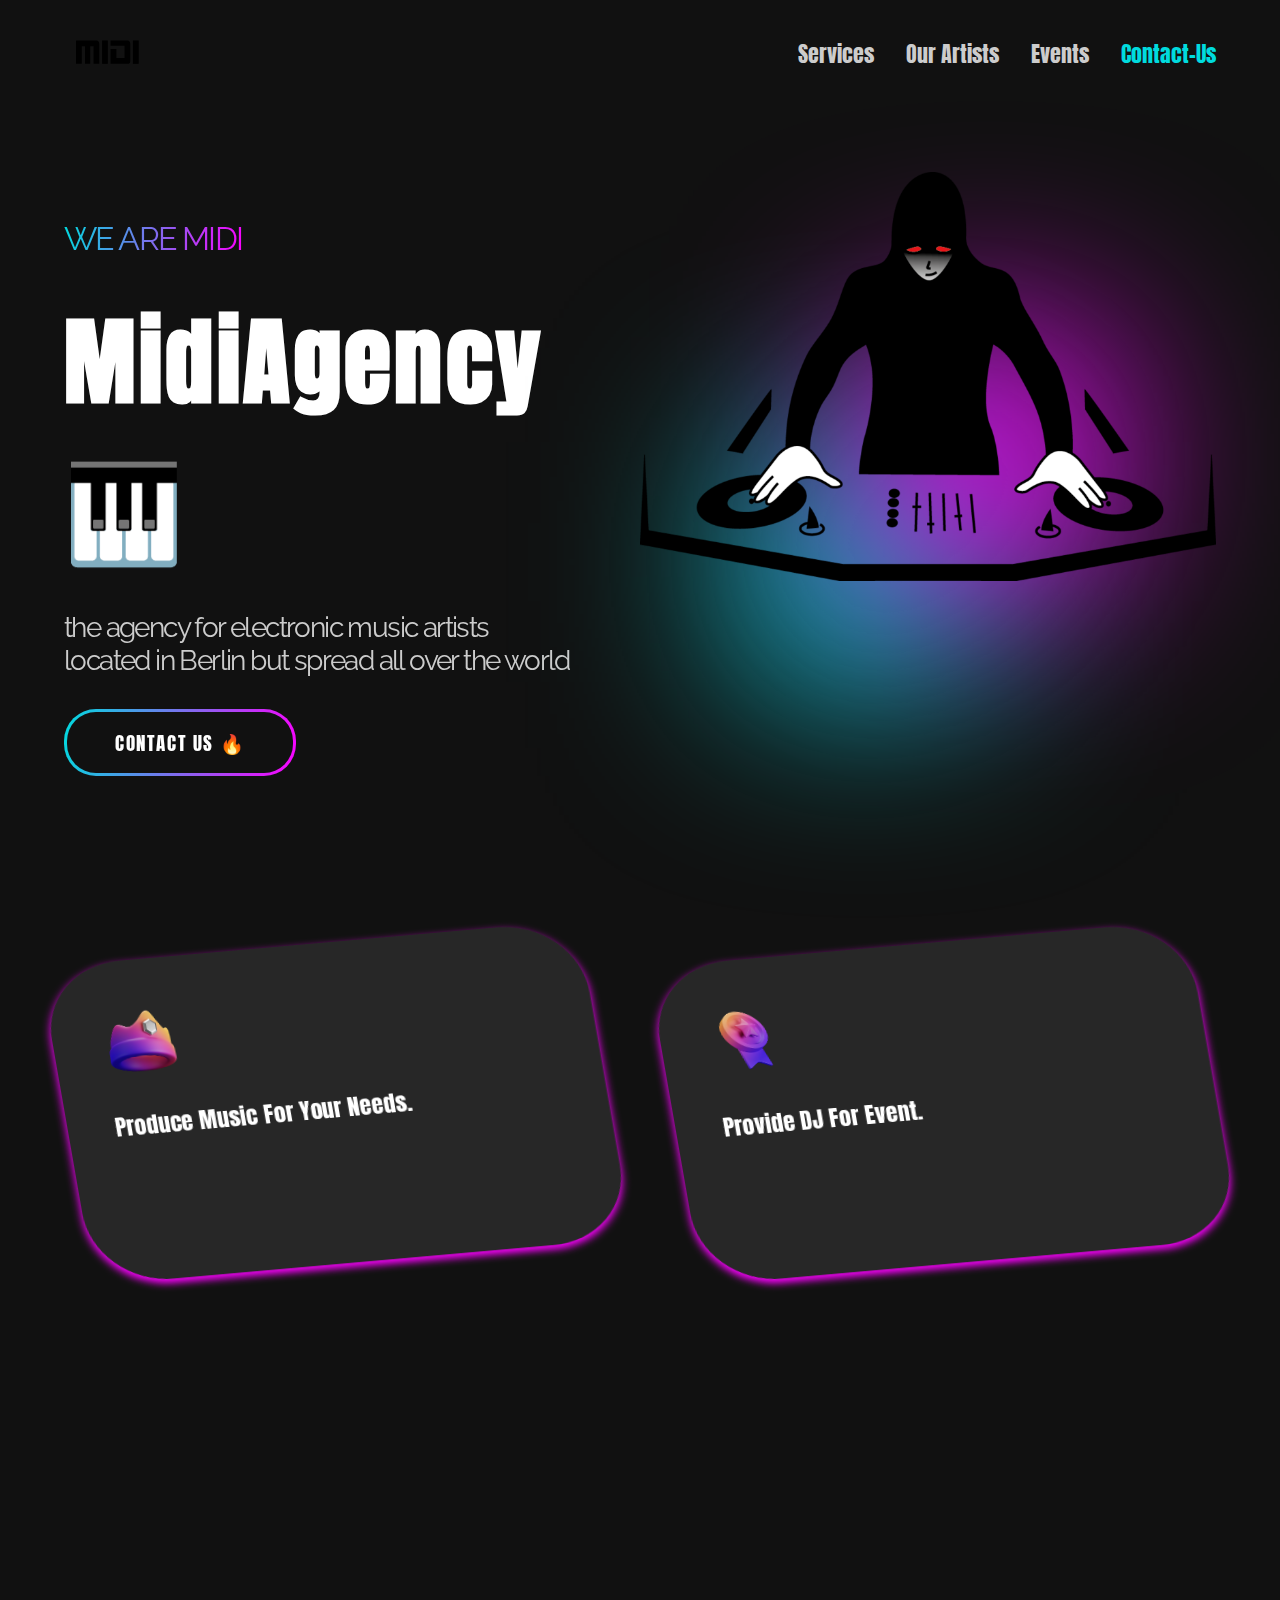
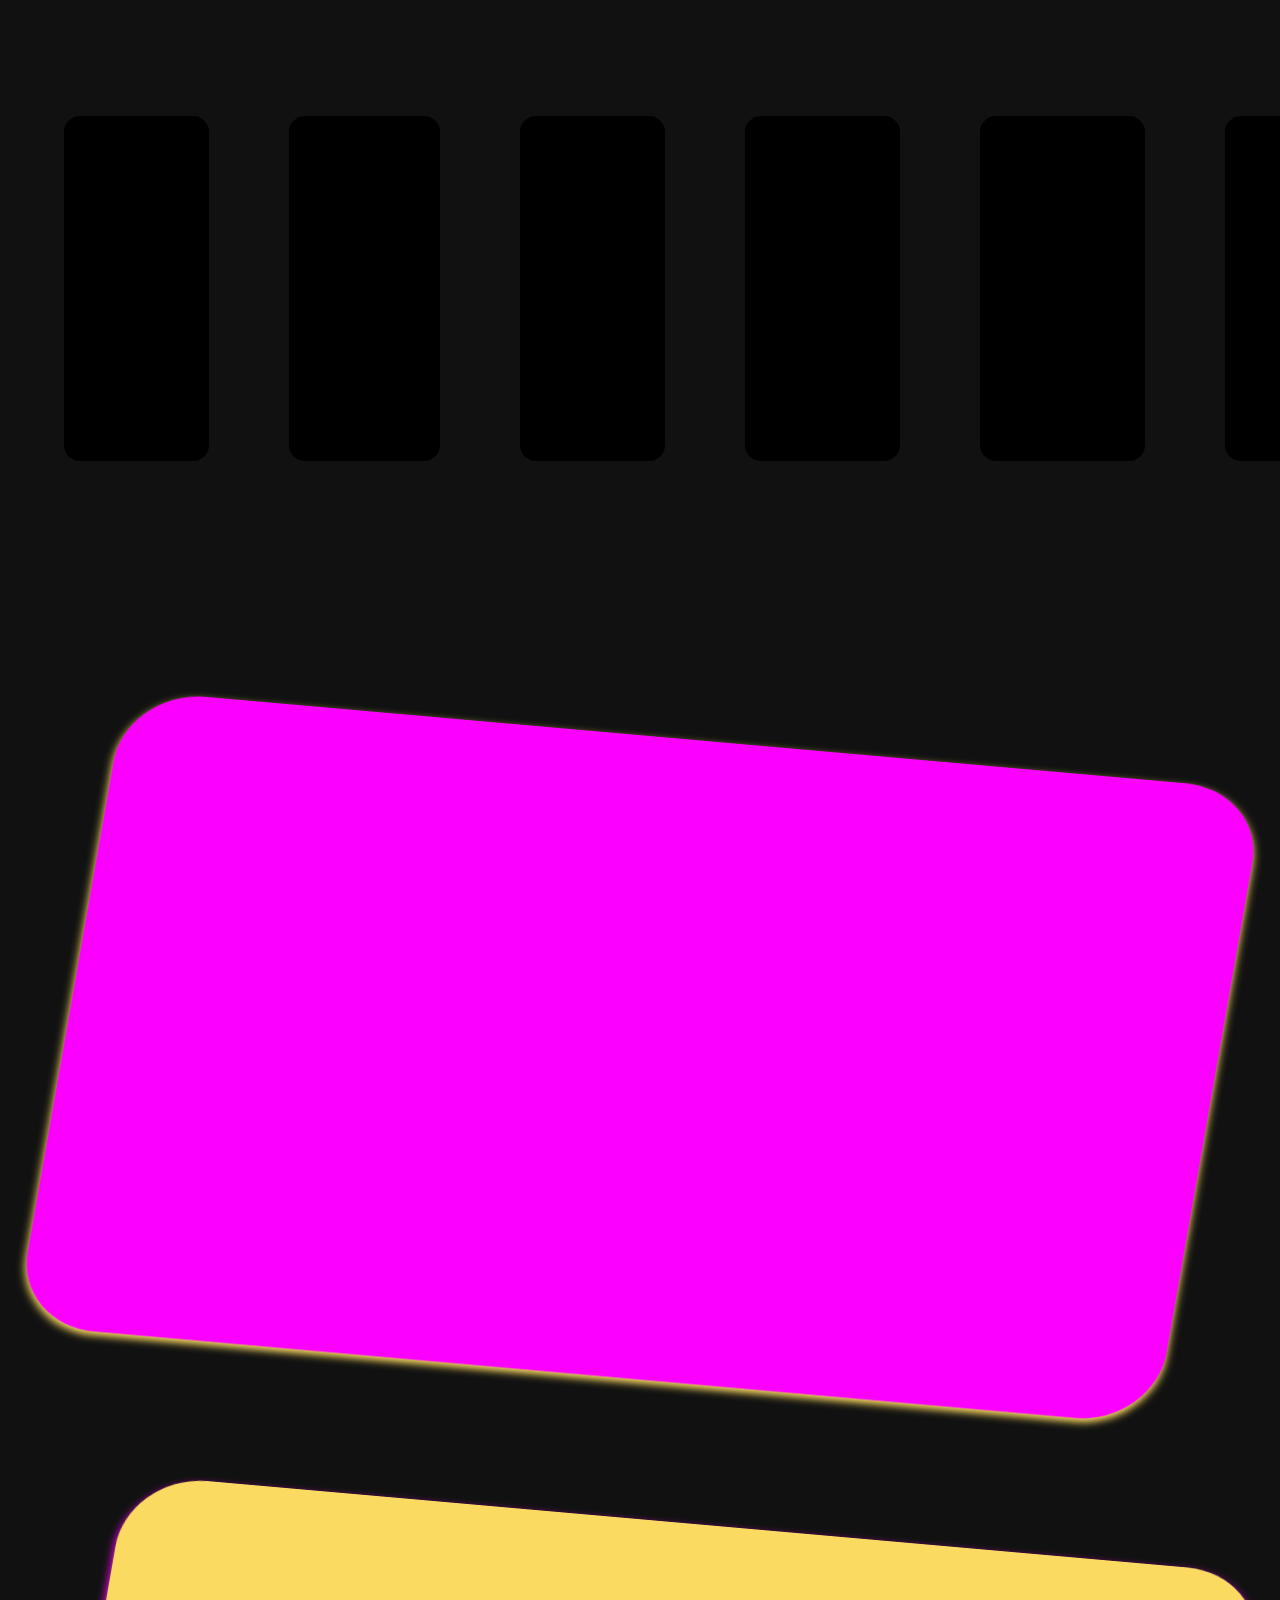
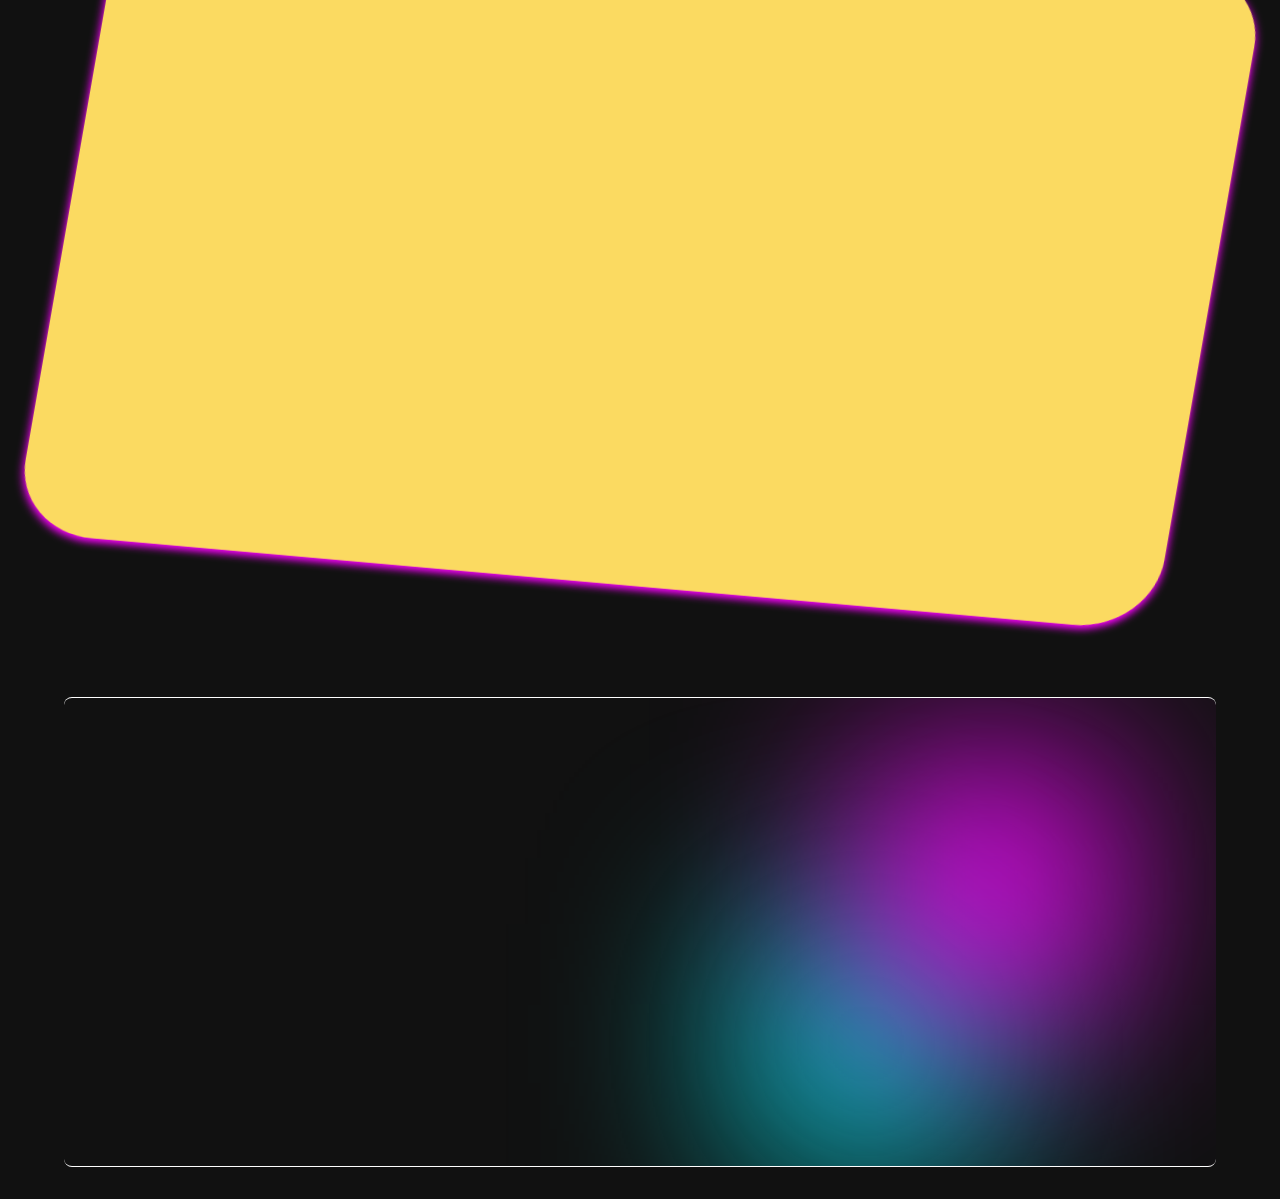
<file: index.html>
<!doctype html><html lang="en"><head><meta charset="utf-8"/><link rel="icon" href="./favicon.ico"/><meta name="viewport" content="width=device-width,initial-scale=1"/><meta name="theme-color" content="#000000"/><meta name="MidiAgency The House For Your Next Artists Book, DJ and Producers." content="Web site created using create-react-app"/><link rel="apple-touch-icon" href="./logo192.png"/><link rel="manifest" href="./manifest.json"/><title>MidiAgency</title><script defer="defer" src="./static/js/main.3f342439.js"></script><link href="./static/css/main.50533359.css" rel="stylesheet"></head><body><noscript>You need to enable JavaScript to run this app.</noscript><div id="root"></div></body></html>
</file>
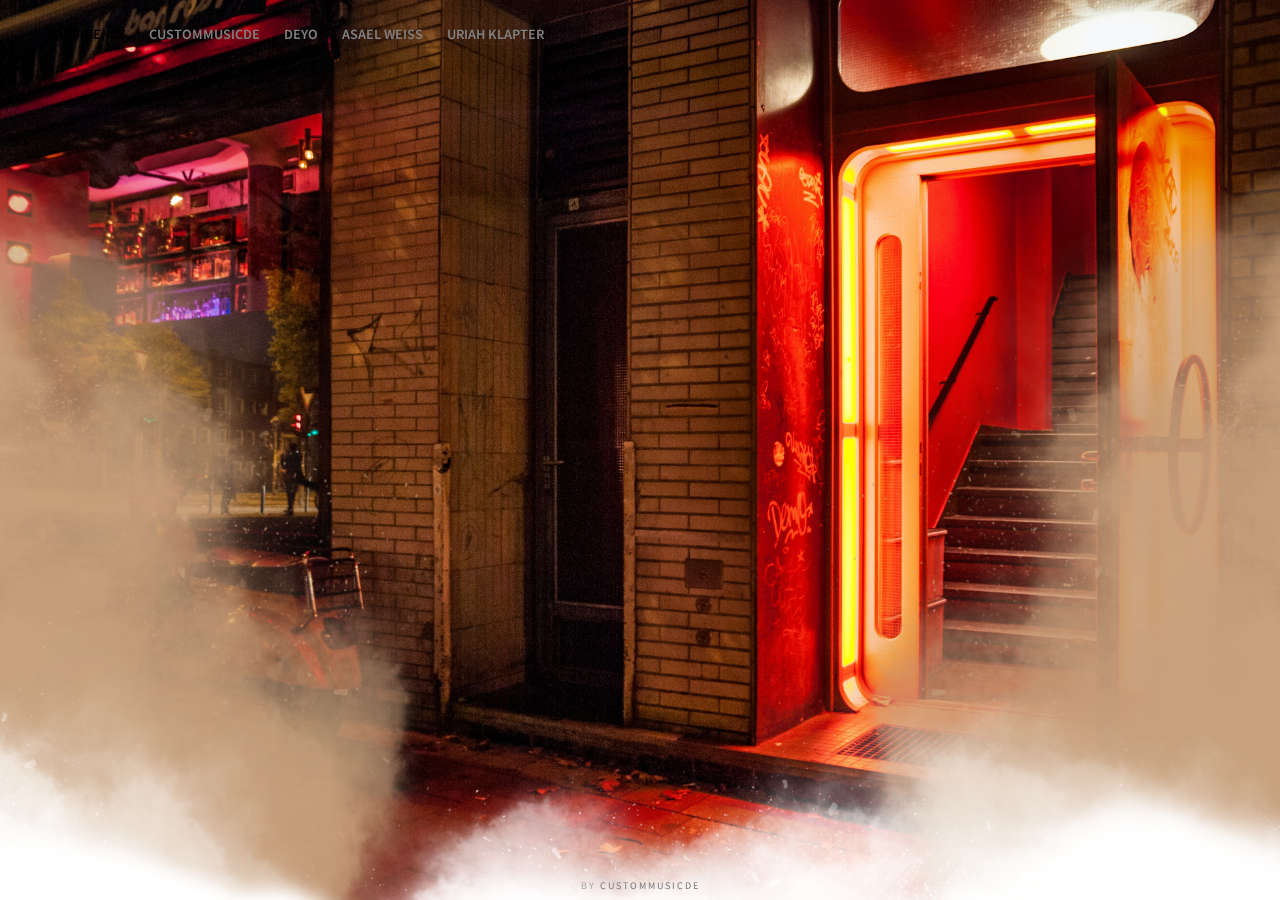
<file: landing/index.html>
<html lang="en">
<head>
    <meta charset="UTF-8">
    <meta http-equiv="X-UA-Compatible" content="IE=edge">
    <meta name="viewport" content="width=device-width, initial-scale=1.0">
    <title>MidiAgency | Booking-Artists</title>
    <base href="./">
    <link type="text/css" rel="stylesheet" href="css/timeControl.css">
    <link type="text/css" rel="stylesheet" href="css/index.css">
    <link href="https://stackpath.bootstrapcdn.com/font-awesome/4.7.0/css/font-awesome.min.css" rel="stylesheet"/>
    <script src="https://cdnjs.cloudflare.com/ajax/libs/jquery/3.3.1/jquery.min.js"></script>
</head>
<body>
    <div id="container">
        <navbar>
            <ul>
                <li>MidiAgency</li>
                <li><a target="_blank" href="https://www.instagram.com/custommusicde/">Custommusicde</a></li>
                <li><a target="_blank" href="https://www.instagram.com/tepertal/">Deyo</a></li>
                <li><a target="_blank" href="https://www.instagram.com/asael_weiss/">Asael Weiss</a></li>
                <li><a target="_blank" href="https://www.instagram.com/uriah_klapter/">Uriah Klapter</a></li>
            </ul>
        </navbar>
        <div class="back-div">
            <div class="animated-text"></div>
            <div class="animated-carousel">
                <div id="carousel-div" class="carousel-div">
                    <!-- <img src="/images/carousel/jeep.png" alt="jeep" /> -->
                    <!-- <p>Test</p> -->
                </div>
                <div class="overlay"></div>
            </div>
            <svg id="animated-path" xmlns="http://www.w3.org/2000/svg">
            </svg>
        </div>
        <footer>
            <p>by <a target="_blank" href="https://www.instagram.com/custommusicde/">Custommusicde</a></p>
        </footer>
    </div>
    <script type="module" src="js/index.js"></script>
</body>
</html>
</file>
<file: static/css/main.50533359.css>
@import url(https://fonts.googleapis.com/css2?family=Raleway:wght@100;200;300;400;500;600;700;800;900&display=swap&family=Anton:wght@100;200;300;400;500;600;700;800;900);.lazy-load-image-background.blur{-webkit-filter:blur(15px);filter:blur(15px)}.lazy-load-image-background.blur.lazy-load-image-loaded{-webkit-filter:blur(0);filter:blur(0);transition:-webkit-filter .3s;transition:filter .3s;transition:filter .3s,-webkit-filter .3s}.lazy-load-image-background.blur>img{opacity:0}.lazy-load-image-background.blur.lazy-load-image-loaded>img{opacity:1;transition:opacity .3s}:root{--pink:#fc00ff;--turquoise:#00dbde;--yellow:#fbda61;--purple:#c471ed;--light-green:#edfff6;--light-orange:#fff0e8;--accent-color1:#fff;--accent-color2:#272727;--accent-color3:#ccc;--card-color:#000;--background:#111;--font-family:"Raleway",sans-serif;--main-font:"Anton",sans-serif}*{box-sizing:border-box;cursor:default;margin:0;padding:0}html{scroll-behavior:smooth}.app-container{background-color:#111;background-color:var(--background);font-family:Raleway,sans-serif;font-family:var(--font-family);overflow-x:hidden;padding:2rem 4rem;transition:.5s ease-in-out}@media screen and (min-width:280px)and (max-width:1080px){.app-container{padding:0}}@media only screen and (min-device-width:280px)and (max-device-width:1080px){.app-container::-webkit-scrollbar{display:none}}::-webkit-scrollbar{background-color:#111;width:.2rem}::-webkit-scrollbar-thumb{background-color:#fc00ff;background-color:var(--pink)}.scrollToTop{align-items:center;background-clip:content-box,border-box;background-image:linear-gradient(hsla(0,0%,100%,0),hsla(0,0%,100%,0)),linear-gradient(101deg,#00dbde,#fc00ff);background-image:linear-gradient(hsla(0,0%,100%,0),hsla(0,0%,100%,0)),linear-gradient(101deg,var(--turquoise),var(--pink));background-origin:border-box;border:3px solid transparent;border-radius:5rem;bottom:5%;box-shadow:inset 2px 1000px 1px #111;box-shadow:2px 1000px 1px var(--background) inset;cursor:pointer;display:flex;height:2rem;justify-content:center;opacity:0;position:fixed;right:5%;transition:.5s ease-in-out;visibility:hidden;width:2rem;z-index:100}.scrollToTop:hover{box-shadow:none}.scrollToTop a svg{color:#fff;color:var(--accent-color1);font-size:1rem}.visible{opacity:1;visibility:visible}@media screen and (min-width:280px)and (max-width:1080px){.scrollToTop{border:1.5px solid transparent;height:2rem;width:2rem}.scrollToTop a svg{font-size:1rem}}nav{align-items:center;display:flex;justify-content:space-between}nav .brand-container .brand img{height:2.5rem}nav .brand-container .toggle-container{display:none}nav .links-container .links{display:flex;font-family:Anton,sans-serif;font-family:var(--main-font);font-size:1.35rem;gap:2rem;list-style-type:none}nav .links-container .links li .dark{color:#000}nav .links-container .links li a{color:#ccc;color:var(--accent-color3);cursor:pointer;display:inline-block;position:relative;text-decoration:none;transition:.5s ease-in-out}nav .links-container .links li a:after{border-bottom:1px solid;content:"";display:inline-block;height:1em;left:0;margin-top:10px;opacity:0;position:absolute;-webkit-transform:scaleX(0);transform:scaleX(0);transition:opacity .35s,-webkit-transform .35s;transition:opacity .35s,transform .35s;transition:opacity .35s,transform .35s,-webkit-transform .35s;width:100%}nav .links-container .links li a:hover{color:#fff;color:var(--accent-color1)}nav .links-container .links li a:hover:after{opacity:1;-webkit-transform:scale(1);transform:scale(1)}nav .links-container .links li:last-of-type a{color:#00dbde;color:var(--turquoise)}@media screen and (min-width:280px)and (max-width:1080px){nav{padding:1rem 2rem;position:relative}nav .brand-container{align-items:center;display:flex;justify-content:space-between;width:100%}nav .brand-container .brand{margin-top:1.25rem}nav .brand-container .brand img{height:1.5rem}nav .brand-container .toggle-container{color:#fff;color:var(--accent-color1);display:block;display:flex;flex-direction:row-reverse;gap:1rem;z-index:400}nav .brand-container .toggle-container .mode{font-size:1.25rem;margin-right:1.75rem}nav .brand-container .toggle-container .toggle{display:block;font-size:1.25rem;position:absolute;z-index:40}nav .links-container{align-items:center;-webkit-backdrop-filter:blur(20px);backdrop-filter:blur(20px);background-color:hsla(0,0%,7%,.81);display:flex;height:100vh;justify-content:center;opacity:0;position:absolute;right:0;top:0;transition:.5s ease-in-out;visibility:hidden;width:100%;z-index:300}nav .links-container .links{flex-direction:column;font-size:2.5rem}nav .links-container .links li a{-webkit-text-fill-color:transparent;background:-webkit-linear-gradient(hsla(0,0%,100%,0),hsla(0,0%,100%,0)),linear-gradient(101deg,var(--turquoise),var(--pink));-webkit-background-clip:text;background-clip:text}nav .links-container .links li a:after{border-bottom:3px solid;margin-top:1rem}nav .links-container .links li:last-of-type{display:none}nav .nav-visible{opacity:1;visibility:visible}}footer{display:flex;flex-direction:column;gap:5rem;margin:6rem 1.5rem}footer .upper{color:#ccc;color:var(--accent-color3);display:flex;justify-content:space-between}footer .upper .brand-container{display:flex;flex-direction:column;gap:1.5rem}footer .upper .brand-container .brand img{height:100%;width:15rem}footer .upper .brand-container ul{display:flex;gap:1rem;list-style-type:none}footer .upper .links{display:flex;gap:8rem}footer .upper .links .link{display:flex;flex-direction:column;gap:2rem}footer .upper .links .link h4{color:#fff;color:var(--accent-color1);font-family:Anton,sans-serif;font-family:var(--main-font);letter-spacing:1px;text-transform:uppercase}footer .upper .links .link ul{display:flex;flex-direction:column;gap:1rem;list-style-type:none}footer .upper .links .link ul li{cursor:pointer;display:inline-block;letter-spacing:-1px;position:relative}footer .upper .links .link ul li:after{border-bottom:1px solid;content:"";display:inline-block;height:1em;left:0;margin-top:10px;opacity:0;position:absolute;-webkit-transform:scaleX(0);transform:scaleX(0);transition:opacity .35s,-webkit-transform .35s;transition:opacity .35s,transform .35s;transition:opacity .35s,transform .35s,-webkit-transform .35s;width:100%}footer .upper .links .link ul li:hover:after{opacity:1;-webkit-transform:scale(1);transform:scale(1)}footer .lower{display:flex;justify-content:space-between}footer .lower .launch{background-color:#272727;background-color:var(--accent-color2);border-radius:25px;padding:.2rem 1.5rem;transition:.5s ease-in-out}footer .lower .launch:hover{background-clip:content-box,border-box;background-image:linear-gradient(hsla(0,0%,100%,0),hsla(0,0%,100%,0)),linear-gradient(101deg,#00dbde,#fc00ff);background-image:linear-gradient(hsla(0,0%,100%,0),hsla(0,0%,100%,0)),linear-gradient(101deg,var(--turquoise),var(--pink));background-origin:border-box;color:#272727;color:var(--accent-color2)}footer .lower a,footer .lower span{color:#ccc;color:var(--accent-color3)}footer .lower a{text-decoration:none}@media screen and (min-width:280px)and (max-width:1080px){footer{gap:2rem;margin:0;padding:2rem}footer .upper{flex-direction:column;gap:2rem}footer .upper .brand-container{margin-bottom:1rem}footer .upper .brand-container ul{margin:1rem 0}footer .upper .brand-container ul li{margin:0 .25rem}footer .upper .links{grid-gap:2rem;display:grid;gap:2rem;grid-template-columns:1fr 1fr}footer .upper .links .link{gap:1rem}footer .upper .links .link h4{margin-bottom:.25rem;text-decoration:underline}footer .lower{flex-direction:column;gap:1rem;margin-top:2.5rem}footer .lower .launch{margin-top:.5rem;padding:.2rem 1rem;text-align:center;width:13.5rem}}.card{background-color:#000;background-color:var(--card-color);border-radius:1rem;transition:.5s ease-in-out;width:-webkit-max-content;width:max-content}.card:hover{box-shadow:0 4px 8px 0 #00dbde;box-shadow:0 4px 8px 0 var(--turquoise)}.card-image img{border-radius:15px;height:100%;width:100%}.card-content{display:flex;flex-direction:column;gap:.5rem;padding:1rem}.card-content .card-heading{display:flex;justify-content:space-between}.card-content .card-heading .card-series{color:#00dbde;color:var(--turquoise);font-size:.7rem;text-transform:uppercase}.card-content .card-heading .card-top{color:#ccc;color:var(--accent-color3);font-size:.7rem;text-transform:uppercase}.card-content .card-details{color:#fff;color:var(--accent-color1);display:flex;justify-content:space-between}.card-content .card-details .card-title{font-family:Anton,sans-serif;font-family:var(--main-font)}.card-content .card-details .card-price{display:flex;gap:.5rem}.card-content .card-details .card-price img{height:100%}.card-content .card-details .card-price h4{letter-spacing:-1px;width:3.75rem}.card-content .card-sub-details{display:flex;justify-content:space-between}.card-content .card-sub-details span{color:#ccc;color:var(--accent-color3);font-size:.9rem}@media screen and (min-width:280px)and (max-width:1080px){.card .card-price img{margin-right:.5rem}.card-image img{height:100%;width:auto}}.home{margin-top:6rem}.home .container{display:grid;font-size:32px;grid-template-columns:1fr 1fr}.home .container .content{align-items:flex-start;display:flex;flex-direction:column;gap:2rem;margin-top:3rem}.home .container .content .sub-title{-webkit-text-fill-color:transparent;background:-webkit-linear-gradient(hsla(0,0%,100%,0),hsla(0,0%,100%,0)),linear-gradient(101deg,var(--turquoise),var(--pink));-webkit-background-clip:text;background-clip:text;letter-spacing:-.1rem;text-transform:uppercase}.home .container .content .title{color:#fff;color:var(--accent-color1);font-family:Anton,sans-serif;font-family:var(--main-font);font-size:6rem;letter-spacing:.2rem}.home .container .content .description{color:#ccc;color:var(--accent-color3);font-size:1.75rem;letter-spacing:-.1rem}.home .container .content button{background-clip:content-box,border-box;background-color:#111;background-color:var(--background);background-image:linear-gradient(hsla(0,0%,100%,0),hsla(0,0%,100%,0)),linear-gradient(101deg,#00dbde,#fc00ff);background-image:linear-gradient(hsla(0,0%,100%,0),hsla(0,0%,100%,0)),linear-gradient(101deg,var(--turquoise),var(--pink));background-origin:border-box;border:3px solid transparent;border-radius:2rem;box-shadow:0 0 6px 0 rgba(157,96,212,.5);box-shadow:inset 2px 1000px 1px #111;box-shadow:2px 1000px 1px var(--background) inset;color:#fff;color:var(--accent-color1);cursor:pointer;font-family:Anton,sans-serif;font-family:var(--main-font);font-size:1.2rem;letter-spacing:.1rem;padding:1rem 3rem;transition:.5s ease-in-out}.home .container .content button:hover{box-shadow:none;color:#272727;color:var(--accent-color2)}.home .container .image-container{position:relative;text-align:center;z-index:10}.home .container .image-container .image img{-webkit-animation:hueMe 30s ease-in-out infinite;animation:hueMe 30s ease-in-out infinite;height:100%;width:100%}.home .container .image-container .ellipse-container .ellipse{-webkit-filter:blur(100px);filter:blur(100px);height:15rem;position:absolute;width:15rem;z-index:-1}.home .container .image-container .ellipse-container .turquoise{background-color:#00dbde;background-color:var(--turquoise);right:40%;top:40%}.home .container .image-container .ellipse-container .pink{background-color:#fc00ff;background-color:var(--pink);bottom:40%;left:40%}@media screen and (min-width:280px)and (max-width:1080px){.home{margin-bottom:4rem;margin-top:1rem;overflow-x:hidden;padding:1rem;position:relative}.home .container{font-size:16px;grid-template-columns:1fr}.home .container .content .title{font-size:3rem}.home .container .content .description{font-size:1.25rem}.home .container .content button{font-size:1rem;margin-top:1.25rem;padding:.5rem 1.5rem}.home .container .image-container{position:relative}.home .container .image-container .image img{width:100%}.home .container .image-container .ellipse-container .ellipse{-webkit-filter:blur(30px);filter:blur(30px);height:6rem;width:6rem;z-index:-2}.home .container .image-container .ellipse-container .turquoise{right:45%}.home .container .image-container .ellipse-container .pink{left:0}}@-webkit-keyframes hueMe{0%{-webkit-filter:hue-rotate(0deg);filter:hue-rotate(0deg)}25%{-webkit-filter:hue-rotate(-475deg);filter:hue-rotate(-475deg)}50%{-webkit-filter:hue-rotate(0deg);filter:hue-rotate(0deg)}75%{-webkit-filter:hue-rotate(-475deg);filter:hue-rotate(-475deg)}to{-webkit-filter:hue-rotate(0deg);filter:hue-rotate(0deg)}}@keyframes hueMe{0%{-webkit-filter:hue-rotate(0deg);filter:hue-rotate(0deg)}25%{-webkit-filter:hue-rotate(-475deg);filter:hue-rotate(-475deg)}50%{-webkit-filter:hue-rotate(0deg);filter:hue-rotate(0deg)}75%{-webkit-filter:hue-rotate(-475deg);filter:hue-rotate(-475deg)}to{-webkit-filter:hue-rotate(0deg);filter:hue-rotate(0deg)}}.gift{margin:7.5rem 0;position:relative}.gift .container{background-color:#fc00ff;background-color:var(--pink);border-radius:1rem;box-shadow:0 4px 8px 0 #c471ed;box-shadow:0 4px 8px 0 var(--purple);display:flex;height:30rem;overflow:hidden;position:relative;z-index:1}.gift .container .background{z-index:-1}.gift .container .background .ellipse{border-radius:100%;-webkit-filter:blur(100px);filter:blur(100px);height:100%;position:absolute;width:28rem}.gift .container .background .turquoise{background-color:#00dbde;background-color:var(--turquoise);left:-15%}.gift .container .background .yellow{background-color:#fbda61;background-color:var(--yellow);right:-15%}.gift .container .content{align-items:flex-start;display:flex;flex-direction:column;font-size:1.3rem;gap:2.5rem;padding-left:5rem;padding-top:3rem;z-index:1}.gift .container .content .image img{width:5rem}.gift .container .content .title{font-family:Anton,sans-serif;font-family:var(--main-font);font-size:2rem;font-weight:100}.gift .container .content .description{letter-spacing:-1px;padding-right:50%}.gift .container .content button{background-clip:content-box,border-box;background-color:#111;background-color:var(--background);background-image:linear-gradient(hsla(0,0%,100%,0),hsla(0,0%,100%,0)),linear-gradient(101deg,#00dbde,#fc00ff);background-image:linear-gradient(hsla(0,0%,100%,0),hsla(0,0%,100%,0)),linear-gradient(101deg,var(--turquoise),var(--pink));background-origin:border-box;border:1.5px solid #fff;border:1.5px solid var(--accent-color1);border-radius:2rem;box-shadow:0 0 6px 0 rgba(157,96,212,.5);box-shadow:inset 2px 1000px 1px #111;box-shadow:2px 1000px 1px var(--background) inset;color:#fff;color:var(--accent-color1);cursor:pointer;font-family:Anton,sans-serif;font-family:var(--main-font);font-weight:100;letter-spacing:.1rem;padding:1rem 1.5rem;transition:.5s ease-in-out}.gift .container .content button:hover{border:1.5px solid #272727;border:1.5px solid var(--accent-color2);box-shadow:none;color:#272727;color:var(--accent-color2)}.gift .cards{display:flex;position:absolute;right:47.5%;top:-2rem;z-index:1}.gift .cards .card1{font-size:.8rem;position:absolute;top:0;-webkit-transform:rotate(-10deg);transform:rotate(-10deg);z-index:3}.gift .cards .card1 .card-image img{border-radius:15px;height:27.5rem;width:27.5rem}.gift .cards .card2{font-size:.7rem;left:10rem;position:absolute;top:0;-webkit-transform:rotate(5deg);transform:rotate(5deg);z-index:2}.gift .cards .card2 .card-image img{border-radius:15px;height:27.5rem;width:27.5rem}@media screen and (min-width:280px)and (max-width:1080px){.gift{margin:0}.gift .container{height:100%;padding:1rem 2rem}.gift .container .background .turquoise{left:-70%}.gift .container .background .yellow{right:-100%}.gift .container .content{font-size:16px;gap:1rem;padding:2rem 0 0}.gift .container .content .title{font-size:22px;margin-bottom:1rem;padding-right:1rem}.gift .container .content .description{padding-right:10%}.gift .container .content button{margin-top:1rem}.gift .cards{display:none}}.activity{margin:5rem 0}.activity .container{grid-gap:4rem;display:grid;gap:4rem;grid-template-columns:1fr 1fr}.activity .container .content{background-color:#272727;background-color:var(--accent-color2);border-radius:5rem;box-shadow:0 4px 8px 0 #fc00ff;box-shadow:0 4px 8px 0 var(--pink);display:flex;flex-direction:column;gap:2rem;padding:3rem;-webkit-transform:skew(5deg) rotate(-5deg) rotateX(25deg) translateZ(0);transform:skew(5deg) rotate(-5deg) rotateX(25deg) translateZ(0);transition:.5s ease-in-out}.activity .container .content:hover,.activity .container .content:last-child{box-shadow:0 4px 8px 0 #fbda61;box-shadow:0 4px 8px 0 var(--yellow)}.activity .container .content:last-child:hover{box-shadow:0 4px 8px 0 #fc00ff;box-shadow:0 4px 8px 0 var(--pink)}.activity .container .content .image img{width:5rem}.activity .container .content .title{color:#fff;color:var(--accent-color1);font-family:Anton,sans-serif;font-family:var(--main-font);font-weight:100}.activity .container .content .description{color:#ccc;color:var(--accent-color3);line-height:1.5rem}@media screen and (min-width:280px)and (max-width:1080px){.activity{margin:3.5rem 1rem;padding:0 2rem}.activity .container{gap:0;grid-template-columns:1fr}.activity .container .content{border-radius:2.5rem;padding:1rem 2rem}.activity .container .content:nth-of-type(2){background-color:#111;background-color:var(--background)}}.clients{margin-bottom:2rem;padding:6rem 0}.clients .container .clients-container{display:grid;grid-template-columns:repeat(5,1fr);text-align:center}.clients .container .clients-container .client img{height:5rem;width:100%}.clients .container .clients-container .client:nth-child(2) img{-webkit-filter:brightness(.5);filter:brightness(.5)}@media screen and (min-width:280px)and (max-width:1080px){.clients{padding:1rem 2rem}.clients .container .clients-container{gap:1rem;grid-template-columns:repeat(2,1fr)}.clients .container .clients-container .client:nth-of-type(5){display:none}.clients .container .clients-container .client img{height:1.5rem}}.discover{display:flex;flex-direction:column;gap:2rem}.discover .title-container{display:flex;flex-direction:column;gap:1rem}.discover .title-container .title{color:#fff;color:var(--accent-color1);font-family:Anton,sans-serif;font-family:var(--main-font);font-size:2.4rem}.discover .title-container .description{color:#ccc;color:var(--accent-color3)}.discover .title-container .description a{color:#ccc;color:var(--accent-color3);font-weight:700}.discover .cards{display:flex;gap:5rem;justify-content:space-evenly}@media screen and (min-width:280px)and (max-width:1080px){.discover{margin-top:3.5rem;padding:1rem;width:100vw}.discover .title-container .title{font-size:2rem}.discover .cards{gap:2rem;justify-content:flex-start;overflow:auto;padding-bottom:.75rem;padding-left:1.5rem;padding-top:2rem}.discover .cards::-webkit-scrollbar{display:none}.discover .cards .card{zoom:.7;padding:0 .5rem}.discover .cards .card img:first-child{width:.75rem}.discover .cards .card img:last-child{width:20rem}}.releases{display:flex;flex-direction:column;gap:5rem;margin:5rem 0}.releases .launch{border-radius:5rem;box-shadow:0 4px 8px 0 #fbda61;box-shadow:0 4px 8px 0 var(--yellow);display:grid;grid-template-columns:1fr 1fr;-webkit-transform:skew(-5deg) rotate(5deg) rotateX(25deg) translateZ(0);transform:skew(-5deg) rotate(5deg) rotateX(25deg) translateZ(0)}.releases .launch:last-child{box-shadow:0 4px 8px 0 #fc00ff;box-shadow:0 4px 8px 0 var(--pink)}.releases .launch .content{display:flex;flex-direction:column;gap:2rem;padding:5rem 8rem}.releases .launch .content .title{font-family:Anton,sans-serif;font-family:var(--main-font);font-size:3rem;font-weight:100;text-align:center}.releases .launch .content .description{font-size:1.3rem;letter-spacing:-1px}.releases .launch .content .description a{color:#000;font-weight:700}.releases .launch .content .link{color:#000;cursor:pointer;display:flex;font-family:Anton,sans-serif;font-family:var(--main-font);font-weight:700;gap:1rem;letter-spacing:1px;text-decoration:none}.releases .launch .content .link svg{font-size:1.5rem}.releases .launch .image{align-items:flex-end;border-radius:5rem;display:flex;justify-content:center;overflow:hidden;position:relative;text-align:center;z-index:1}.releases .launch .image img{height:37rem}.releases .launch .image .ellipse{bottom:-40%;-webkit-filter:blur(100px);filter:blur(100px);height:20rem;position:absolute;right:25%;width:20rem;z-index:-1}.releases .launch .image .turquoise{background-color:#00dbde;background-color:var(--turquoise)}.releases .launch .card-container{align-items:center;border-radius:5rem;display:flex;justify-content:center;margin-top:2rem;overflow:hidden;position:relative;z-index:1}.releases .launch .card-container .card-image img{height:25rem;width:25rem}.releases .launch .card-container .ellipse{bottom:-55%;-webkit-filter:blur(100px);filter:blur(100px);height:20rem;left:25%;position:absolute;width:20rem;z-index:-1}.releases .launch .card-container .pink,.releases .pink{background-color:#fc00ff;background-color:var(--pink)}.releases .yellow{background-color:#fbda61;background-color:var(--yellow)}@media screen and (min-width:280px)and (max-width:1080px){.releases{gap:0;margin:3rem 0}.releases .launch{border-radius:2rem;gap:2rem;grid-template-columns:1fr}.releases .launch:first-of-type .image{grid-row:1}.releases .launch .content{padding:1rem 3.5rem}.releases .launch .content .title{text-align:left}.releases .launch .content .link{margin-top:1rem;padding-left:1rem}.releases .launch .image{zoom:.5}.releases .launch .image img{height:25rem}.releases .launch .card-container{zoom:.5}.releases .launch .card-container .card-image img{height:15rem;width:15rem}.releases .launch .ellipse{display:none!important}}.signup{border-bottom:1px solid #fefefe;border-radius:.5rem;border-top:1px solid #fefefe;overflow-y:hidden;padding-top:4rem}.signup .container{display:grid;font-size:18px;grid-template-columns:1fr 1fr}.signup .container .content{align-items:flex-start;display:flex;flex-direction:column;gap:2rem;margin-top:3rem}.signup .container .content .sub-title{-webkit-text-fill-color:transparent;background:-webkit-linear-gradient(hsla(0,0%,100%,0),hsla(0,0%,100%,0)),linear-gradient(101deg,var(--turquoise),var(--pink));-webkit-background-clip:text;background-clip:text;letter-spacing:-1px;text-transform:uppercase}.signup .container .content .title{color:#fff;color:var(--accent-color1);font-family:Anton,sans-serif;font-family:var(--main-font);font-weight:100}.signup .container .content .description{color:#ccc;color:var(--accent-color3)}.signup .container .content button{background-clip:content-box,border-box;background-color:#111;background-color:var(--background);background-image:linear-gradient(hsla(0,0%,100%,0),hsla(0,0%,100%,0)),linear-gradient(101deg,#00dbde,#fc00ff);background-image:linear-gradient(hsla(0,0%,100%,0),hsla(0,0%,100%,0)),linear-gradient(101deg,var(--turquoise),var(--pink));background-origin:border-box;border:3px solid transparent;border-radius:2rem;box-shadow:0 0 6px 0 rgba(157,96,212,.5);box-shadow:inset 2px 1000px 1px #111;box-shadow:2px 1000px 1px var(--background) inset;color:#fff;color:var(--accent-color1);cursor:pointer;font-family:Anton,sans-serif;font-family:var(--main-font);font-weight:100;letter-spacing:.1rem;padding:1rem 3rem;transition:.5s ease-in-out}.signup .container .content button:hover{box-shadow:none;color:#272727;color:var(--accent-color2)}.signup .container .image-container{position:relative;text-align:center;z-index:10}.signup .container .image-container .image img{height:25rem}.signup .container .image-container .ellipse-container .ellipse{-webkit-filter:blur(100px);filter:blur(100px);height:15rem;position:absolute;width:15rem;z-index:-1}.signup .container .image-container .ellipse-container .turquoise{background-color:#00dbde;background-color:var(--turquoise);right:40%;top:40%}.signup .container .image-container .ellipse-container .pink{background-color:#fc00ff;background-color:var(--pink);bottom:40%;left:40%}@media screen and (min-width:280px)and (max-width:1080px){.signup{margin-top:3.5rem;overflow-x:hidden;padding:1rem;position:relative}.signup .container{font-size:16px;grid-template-columns:1fr}.signup .container .content .title{font-size:1.75rem;margin-bottom:1rem}.signup .container .content .description{padding-right:35%}.signup .container .content button{margin-bottom:3rem;margin-top:1.75rem}.signup .container .image-container{position:absolute;right:-5%;top:40%}.signup .container .image-container .image img{border-radius:5rem;height:10rem}.signup .container .image-container .ellipse-container .ellipse{-webkit-filter:blur(30px);filter:blur(30px);height:6rem;width:6rem}.signup .container .image-container .ellipse-container .turquoise{right:10%}.signup .container .image-container .ellipse-container .pink{left:-5%}}[data-aos][data-aos][data-aos-duration="50"],body[data-aos-duration="50"] [data-aos]{transition-duration:50ms}[data-aos][data-aos][data-aos-delay="50"],body[data-aos-delay="50"] [data-aos]{transition-delay:0}[data-aos][data-aos][data-aos-delay="50"].aos-animate,body[data-aos-delay="50"] [data-aos].aos-animate{transition-delay:50ms}[data-aos][data-aos][data-aos-duration="100"],body[data-aos-duration="100"] [data-aos]{transition-duration:.1s}[data-aos][data-aos][data-aos-delay="100"],body[data-aos-delay="100"] [data-aos]{transition-delay:0}[data-aos][data-aos][data-aos-delay="100"].aos-animate,body[data-aos-delay="100"] [data-aos].aos-animate{transition-delay:.1s}[data-aos][data-aos][data-aos-duration="150"],body[data-aos-duration="150"] [data-aos]{transition-duration:.15s}[data-aos][data-aos][data-aos-delay="150"],body[data-aos-delay="150"] [data-aos]{transition-delay:0}[data-aos][data-aos][data-aos-delay="150"].aos-animate,body[data-aos-delay="150"] [data-aos].aos-animate{transition-delay:.15s}[data-aos][data-aos][data-aos-duration="200"],body[data-aos-duration="200"] [data-aos]{transition-duration:.2s}[data-aos][data-aos][data-aos-delay="200"],body[data-aos-delay="200"] [data-aos]{transition-delay:0}[data-aos][data-aos][data-aos-delay="200"].aos-animate,body[data-aos-delay="200"] [data-aos].aos-animate{transition-delay:.2s}[data-aos][data-aos][data-aos-duration="250"],body[data-aos-duration="250"] [data-aos]{transition-duration:.25s}[data-aos][data-aos][data-aos-delay="250"],body[data-aos-delay="250"] [data-aos]{transition-delay:0}[data-aos][data-aos][data-aos-delay="250"].aos-animate,body[data-aos-delay="250"] [data-aos].aos-animate{transition-delay:.25s}[data-aos][data-aos][data-aos-duration="300"],body[data-aos-duration="300"] [data-aos]{transition-duration:.3s}[data-aos][data-aos][data-aos-delay="300"],body[data-aos-delay="300"] [data-aos]{transition-delay:0}[data-aos][data-aos][data-aos-delay="300"].aos-animate,body[data-aos-delay="300"] [data-aos].aos-animate{transition-delay:.3s}[data-aos][data-aos][data-aos-duration="350"],body[data-aos-duration="350"] [data-aos]{transition-duration:.35s}[data-aos][data-aos][data-aos-delay="350"],body[data-aos-delay="350"] [data-aos]{transition-delay:0}[data-aos][data-aos][data-aos-delay="350"].aos-animate,body[data-aos-delay="350"] [data-aos].aos-animate{transition-delay:.35s}[data-aos][data-aos][data-aos-duration="400"],body[data-aos-duration="400"] [data-aos]{transition-duration:.4s}[data-aos][data-aos][data-aos-delay="400"],body[data-aos-delay="400"] [data-aos]{transition-delay:0}[data-aos][data-aos][data-aos-delay="400"].aos-animate,body[data-aos-delay="400"] [data-aos].aos-animate{transition-delay:.4s}[data-aos][data-aos][data-aos-duration="450"],body[data-aos-duration="450"] [data-aos]{transition-duration:.45s}[data-aos][data-aos][data-aos-delay="450"],body[data-aos-delay="450"] [data-aos]{transition-delay:0}[data-aos][data-aos][data-aos-delay="450"].aos-animate,body[data-aos-delay="450"] [data-aos].aos-animate{transition-delay:.45s}[data-aos][data-aos][data-aos-duration="500"],body[data-aos-duration="500"] [data-aos]{transition-duration:.5s}[data-aos][data-aos][data-aos-delay="500"],body[data-aos-delay="500"] [data-aos]{transition-delay:0}[data-aos][data-aos][data-aos-delay="500"].aos-animate,body[data-aos-delay="500"] [data-aos].aos-animate{transition-delay:.5s}[data-aos][data-aos][data-aos-duration="550"],body[data-aos-duration="550"] [data-aos]{transition-duration:.55s}[data-aos][data-aos][data-aos-delay="550"],body[data-aos-delay="550"] [data-aos]{transition-delay:0}[data-aos][data-aos][data-aos-delay="550"].aos-animate,body[data-aos-delay="550"] [data-aos].aos-animate{transition-delay:.55s}[data-aos][data-aos][data-aos-duration="600"],body[data-aos-duration="600"] [data-aos]{transition-duration:.6s}[data-aos][data-aos][data-aos-delay="600"],body[data-aos-delay="600"] [data-aos]{transition-delay:0}[data-aos][data-aos][data-aos-delay="600"].aos-animate,body[data-aos-delay="600"] [data-aos].aos-animate{transition-delay:.6s}[data-aos][data-aos][data-aos-duration="650"],body[data-aos-duration="650"] [data-aos]{transition-duration:.65s}[data-aos][data-aos][data-aos-delay="650"],body[data-aos-delay="650"] [data-aos]{transition-delay:0}[data-aos][data-aos][data-aos-delay="650"].aos-animate,body[data-aos-delay="650"] [data-aos].aos-animate{transition-delay:.65s}[data-aos][data-aos][data-aos-duration="700"],body[data-aos-duration="700"] [data-aos]{transition-duration:.7s}[data-aos][data-aos][data-aos-delay="700"],body[data-aos-delay="700"] [data-aos]{transition-delay:0}[data-aos][data-aos][data-aos-delay="700"].aos-animate,body[data-aos-delay="700"] [data-aos].aos-animate{transition-delay:.7s}[data-aos][data-aos][data-aos-duration="750"],body[data-aos-duration="750"] [data-aos]{transition-duration:.75s}[data-aos][data-aos][data-aos-delay="750"],body[data-aos-delay="750"] [data-aos]{transition-delay:0}[data-aos][data-aos][data-aos-delay="750"].aos-animate,body[data-aos-delay="750"] [data-aos].aos-animate{transition-delay:.75s}[data-aos][data-aos][data-aos-duration="800"],body[data-aos-duration="800"] [data-aos]{transition-duration:.8s}[data-aos][data-aos][data-aos-delay="800"],body[data-aos-delay="800"] [data-aos]{transition-delay:0}[data-aos][data-aos][data-aos-delay="800"].aos-animate,body[data-aos-delay="800"] [data-aos].aos-animate{transition-delay:.8s}[data-aos][data-aos][data-aos-duration="850"],body[data-aos-duration="850"] [data-aos]{transition-duration:.85s}[data-aos][data-aos][data-aos-delay="850"],body[data-aos-delay="850"] [data-aos]{transition-delay:0}[data-aos][data-aos][data-aos-delay="850"].aos-animate,body[data-aos-delay="850"] [data-aos].aos-animate{transition-delay:.85s}[data-aos][data-aos][data-aos-duration="900"],body[data-aos-duration="900"] [data-aos]{transition-duration:.9s}[data-aos][data-aos][data-aos-delay="900"],body[data-aos-delay="900"] [data-aos]{transition-delay:0}[data-aos][data-aos][data-aos-delay="900"].aos-animate,body[data-aos-delay="900"] [data-aos].aos-animate{transition-delay:.9s}[data-aos][data-aos][data-aos-duration="950"],body[data-aos-duration="950"] [data-aos]{transition-duration:.95s}[data-aos][data-aos][data-aos-delay="950"],body[data-aos-delay="950"] [data-aos]{transition-delay:0}[data-aos][data-aos][data-aos-delay="950"].aos-animate,body[data-aos-delay="950"] [data-aos].aos-animate{transition-delay:.95s}[data-aos][data-aos][data-aos-duration="1000"],body[data-aos-duration="1000"] [data-aos]{transition-duration:1s}[data-aos][data-aos][data-aos-delay="1000"],body[data-aos-delay="1000"] [data-aos]{transition-delay:0}[data-aos][data-aos][data-aos-delay="1000"].aos-animate,body[data-aos-delay="1000"] [data-aos].aos-animate{transition-delay:1s}[data-aos][data-aos][data-aos-duration="1050"],body[data-aos-duration="1050"] [data-aos]{transition-duration:1.05s}[data-aos][data-aos][data-aos-delay="1050"],body[data-aos-delay="1050"] [data-aos]{transition-delay:0}[data-aos][data-aos][data-aos-delay="1050"].aos-animate,body[data-aos-delay="1050"] [data-aos].aos-animate{transition-delay:1.05s}[data-aos][data-aos][data-aos-duration="1100"],body[data-aos-duration="1100"] [data-aos]{transition-duration:1.1s}[data-aos][data-aos][data-aos-delay="1100"],body[data-aos-delay="1100"] [data-aos]{transition-delay:0}[data-aos][data-aos][data-aos-delay="1100"].aos-animate,body[data-aos-delay="1100"] [data-aos].aos-animate{transition-delay:1.1s}[data-aos][data-aos][data-aos-duration="1150"],body[data-aos-duration="1150"] [data-aos]{transition-duration:1.15s}[data-aos][data-aos][data-aos-delay="1150"],body[data-aos-delay="1150"] [data-aos]{transition-delay:0}[data-aos][data-aos][data-aos-delay="1150"].aos-animate,body[data-aos-delay="1150"] [data-aos].aos-animate{transition-delay:1.15s}[data-aos][data-aos][data-aos-duration="1200"],body[data-aos-duration="1200"] [data-aos]{transition-duration:1.2s}[data-aos][data-aos][data-aos-delay="1200"],body[data-aos-delay="1200"] [data-aos]{transition-delay:0}[data-aos][data-aos][data-aos-delay="1200"].aos-animate,body[data-aos-delay="1200"] [data-aos].aos-animate{transition-delay:1.2s}[data-aos][data-aos][data-aos-duration="1250"],body[data-aos-duration="1250"] [data-aos]{transition-duration:1.25s}[data-aos][data-aos][data-aos-delay="1250"],body[data-aos-delay="1250"] [data-aos]{transition-delay:0}[data-aos][data-aos][data-aos-delay="1250"].aos-animate,body[data-aos-delay="1250"] [data-aos].aos-animate{transition-delay:1.25s}[data-aos][data-aos][data-aos-duration="1300"],body[data-aos-duration="1300"] [data-aos]{transition-duration:1.3s}[data-aos][data-aos][data-aos-delay="1300"],body[data-aos-delay="1300"] [data-aos]{transition-delay:0}[data-aos][data-aos][data-aos-delay="1300"].aos-animate,body[data-aos-delay="1300"] [data-aos].aos-animate{transition-delay:1.3s}[data-aos][data-aos][data-aos-duration="1350"],body[data-aos-duration="1350"] [data-aos]{transition-duration:1.35s}[data-aos][data-aos][data-aos-delay="1350"],body[data-aos-delay="1350"] [data-aos]{transition-delay:0}[data-aos][data-aos][data-aos-delay="1350"].aos-animate,body[data-aos-delay="1350"] [data-aos].aos-animate{transition-delay:1.35s}[data-aos][data-aos][data-aos-duration="1400"],body[data-aos-duration="1400"] [data-aos]{transition-duration:1.4s}[data-aos][data-aos][data-aos-delay="1400"],body[data-aos-delay="1400"] [data-aos]{transition-delay:0}[data-aos][data-aos][data-aos-delay="1400"].aos-animate,body[data-aos-delay="1400"] [data-aos].aos-animate{transition-delay:1.4s}[data-aos][data-aos][data-aos-duration="1450"],body[data-aos-duration="1450"] [data-aos]{transition-duration:1.45s}[data-aos][data-aos][data-aos-delay="1450"],body[data-aos-delay="1450"] [data-aos]{transition-delay:0}[data-aos][data-aos][data-aos-delay="1450"].aos-animate,body[data-aos-delay="1450"] [data-aos].aos-animate{transition-delay:1.45s}[data-aos][data-aos][data-aos-duration="1500"],body[data-aos-duration="1500"] [data-aos]{transition-duration:1.5s}[data-aos][data-aos][data-aos-delay="1500"],body[data-aos-delay="1500"] [data-aos]{transition-delay:0}[data-aos][data-aos][data-aos-delay="1500"].aos-animate,body[data-aos-delay="1500"] [data-aos].aos-animate{transition-delay:1.5s}[data-aos][data-aos][data-aos-duration="1550"],body[data-aos-duration="1550"] [data-aos]{transition-duration:1.55s}[data-aos][data-aos][data-aos-delay="1550"],body[data-aos-delay="1550"] [data-aos]{transition-delay:0}[data-aos][data-aos][data-aos-delay="1550"].aos-animate,body[data-aos-delay="1550"] [data-aos].aos-animate{transition-delay:1.55s}[data-aos][data-aos][data-aos-duration="1600"],body[data-aos-duration="1600"] [data-aos]{transition-duration:1.6s}[data-aos][data-aos][data-aos-delay="1600"],body[data-aos-delay="1600"] [data-aos]{transition-delay:0}[data-aos][data-aos][data-aos-delay="1600"].aos-animate,body[data-aos-delay="1600"] [data-aos].aos-animate{transition-delay:1.6s}[data-aos][data-aos][data-aos-duration="1650"],body[data-aos-duration="1650"] [data-aos]{transition-duration:1.65s}[data-aos][data-aos][data-aos-delay="1650"],body[data-aos-delay="1650"] [data-aos]{transition-delay:0}[data-aos][data-aos][data-aos-delay="1650"].aos-animate,body[data-aos-delay="1650"] [data-aos].aos-animate{transition-delay:1.65s}[data-aos][data-aos][data-aos-duration="1700"],body[data-aos-duration="1700"] [data-aos]{transition-duration:1.7s}[data-aos][data-aos][data-aos-delay="1700"],body[data-aos-delay="1700"] [data-aos]{transition-delay:0}[data-aos][data-aos][data-aos-delay="1700"].aos-animate,body[data-aos-delay="1700"] [data-aos].aos-animate{transition-delay:1.7s}[data-aos][data-aos][data-aos-duration="1750"],body[data-aos-duration="1750"] [data-aos]{transition-duration:1.75s}[data-aos][data-aos][data-aos-delay="1750"],body[data-aos-delay="1750"] [data-aos]{transition-delay:0}[data-aos][data-aos][data-aos-delay="1750"].aos-animate,body[data-aos-delay="1750"] [data-aos].aos-animate{transition-delay:1.75s}[data-aos][data-aos][data-aos-duration="1800"],body[data-aos-duration="1800"] [data-aos]{transition-duration:1.8s}[data-aos][data-aos][data-aos-delay="1800"],body[data-aos-delay="1800"] [data-aos]{transition-delay:0}[data-aos][data-aos][data-aos-delay="1800"].aos-animate,body[data-aos-delay="1800"] [data-aos].aos-animate{transition-delay:1.8s}[data-aos][data-aos][data-aos-duration="1850"],body[data-aos-duration="1850"] [data-aos]{transition-duration:1.85s}[data-aos][data-aos][data-aos-delay="1850"],body[data-aos-delay="1850"] [data-aos]{transition-delay:0}[data-aos][data-aos][data-aos-delay="1850"].aos-animate,body[data-aos-delay="1850"] [data-aos].aos-animate{transition-delay:1.85s}[data-aos][data-aos][data-aos-duration="1900"],body[data-aos-duration="1900"] [data-aos]{transition-duration:1.9s}[data-aos][data-aos][data-aos-delay="1900"],body[data-aos-delay="1900"] [data-aos]{transition-delay:0}[data-aos][data-aos][data-aos-delay="1900"].aos-animate,body[data-aos-delay="1900"] [data-aos].aos-animate{transition-delay:1.9s}[data-aos][data-aos][data-aos-duration="1950"],body[data-aos-duration="1950"] [data-aos]{transition-duration:1.95s}[data-aos][data-aos][data-aos-delay="1950"],body[data-aos-delay="1950"] [data-aos]{transition-delay:0}[data-aos][data-aos][data-aos-delay="1950"].aos-animate,body[data-aos-delay="1950"] [data-aos].aos-animate{transition-delay:1.95s}[data-aos][data-aos][data-aos-duration="2000"],body[data-aos-duration="2000"] [data-aos]{transition-duration:2s}[data-aos][data-aos][data-aos-delay="2000"],body[data-aos-delay="2000"] [data-aos]{transition-delay:0}[data-aos][data-aos][data-aos-delay="2000"].aos-animate,body[data-aos-delay="2000"] [data-aos].aos-animate{transition-delay:2s}[data-aos][data-aos][data-aos-duration="2050"],body[data-aos-duration="2050"] [data-aos]{transition-duration:2.05s}[data-aos][data-aos][data-aos-delay="2050"],body[data-aos-delay="2050"] [data-aos]{transition-delay:0}[data-aos][data-aos][data-aos-delay="2050"].aos-animate,body[data-aos-delay="2050"] [data-aos].aos-animate{transition-delay:2.05s}[data-aos][data-aos][data-aos-duration="2100"],body[data-aos-duration="2100"] [data-aos]{transition-duration:2.1s}[data-aos][data-aos][data-aos-delay="2100"],body[data-aos-delay="2100"] [data-aos]{transition-delay:0}[data-aos][data-aos][data-aos-delay="2100"].aos-animate,body[data-aos-delay="2100"] [data-aos].aos-animate{transition-delay:2.1s}[data-aos][data-aos][data-aos-duration="2150"],body[data-aos-duration="2150"] [data-aos]{transition-duration:2.15s}[data-aos][data-aos][data-aos-delay="2150"],body[data-aos-delay="2150"] [data-aos]{transition-delay:0}[data-aos][data-aos][data-aos-delay="2150"].aos-animate,body[data-aos-delay="2150"] [data-aos].aos-animate{transition-delay:2.15s}[data-aos][data-aos][data-aos-duration="2200"],body[data-aos-duration="2200"] [data-aos]{transition-duration:2.2s}[data-aos][data-aos][data-aos-delay="2200"],body[data-aos-delay="2200"] [data-aos]{transition-delay:0}[data-aos][data-aos][data-aos-delay="2200"].aos-animate,body[data-aos-delay="2200"] [data-aos].aos-animate{transition-delay:2.2s}[data-aos][data-aos][data-aos-duration="2250"],body[data-aos-duration="2250"] [data-aos]{transition-duration:2.25s}[data-aos][data-aos][data-aos-delay="2250"],body[data-aos-delay="2250"] [data-aos]{transition-delay:0}[data-aos][data-aos][data-aos-delay="2250"].aos-animate,body[data-aos-delay="2250"] [data-aos].aos-animate{transition-delay:2.25s}[data-aos][data-aos][data-aos-duration="2300"],body[data-aos-duration="2300"] [data-aos]{transition-duration:2.3s}[data-aos][data-aos][data-aos-delay="2300"],body[data-aos-delay="2300"] [data-aos]{transition-delay:0}[data-aos][data-aos][data-aos-delay="2300"].aos-animate,body[data-aos-delay="2300"] [data-aos].aos-animate{transition-delay:2.3s}[data-aos][data-aos][data-aos-duration="2350"],body[data-aos-duration="2350"] [data-aos]{transition-duration:2.35s}[data-aos][data-aos][data-aos-delay="2350"],body[data-aos-delay="2350"] [data-aos]{transition-delay:0}[data-aos][data-aos][data-aos-delay="2350"].aos-animate,body[data-aos-delay="2350"] [data-aos].aos-animate{transition-delay:2.35s}[data-aos][data-aos][data-aos-duration="2400"],body[data-aos-duration="2400"] [data-aos]{transition-duration:2.4s}[data-aos][data-aos][data-aos-delay="2400"],body[data-aos-delay="2400"] [data-aos]{transition-delay:0}[data-aos][data-aos][data-aos-delay="2400"].aos-animate,body[data-aos-delay="2400"] [data-aos].aos-animate{transition-delay:2.4s}[data-aos][data-aos][data-aos-duration="2450"],body[data-aos-duration="2450"] [data-aos]{transition-duration:2.45s}[data-aos][data-aos][data-aos-delay="2450"],body[data-aos-delay="2450"] [data-aos]{transition-delay:0}[data-aos][data-aos][data-aos-delay="2450"].aos-animate,body[data-aos-delay="2450"] [data-aos].aos-animate{transition-delay:2.45s}[data-aos][data-aos][data-aos-duration="2500"],body[data-aos-duration="2500"] [data-aos]{transition-duration:2.5s}[data-aos][data-aos][data-aos-delay="2500"],body[data-aos-delay="2500"] [data-aos]{transition-delay:0}[data-aos][data-aos][data-aos-delay="2500"].aos-animate,body[data-aos-delay="2500"] [data-aos].aos-animate{transition-delay:2.5s}[data-aos][data-aos][data-aos-duration="2550"],body[data-aos-duration="2550"] [data-aos]{transition-duration:2.55s}[data-aos][data-aos][data-aos-delay="2550"],body[data-aos-delay="2550"] [data-aos]{transition-delay:0}[data-aos][data-aos][data-aos-delay="2550"].aos-animate,body[data-aos-delay="2550"] [data-aos].aos-animate{transition-delay:2.55s}[data-aos][data-aos][data-aos-duration="2600"],body[data-aos-duration="2600"] [data-aos]{transition-duration:2.6s}[data-aos][data-aos][data-aos-delay="2600"],body[data-aos-delay="2600"] [data-aos]{transition-delay:0}[data-aos][data-aos][data-aos-delay="2600"].aos-animate,body[data-aos-delay="2600"] [data-aos].aos-animate{transition-delay:2.6s}[data-aos][data-aos][data-aos-duration="2650"],body[data-aos-duration="2650"] [data-aos]{transition-duration:2.65s}[data-aos][data-aos][data-aos-delay="2650"],body[data-aos-delay="2650"] [data-aos]{transition-delay:0}[data-aos][data-aos][data-aos-delay="2650"].aos-animate,body[data-aos-delay="2650"] [data-aos].aos-animate{transition-delay:2.65s}[data-aos][data-aos][data-aos-duration="2700"],body[data-aos-duration="2700"] [data-aos]{transition-duration:2.7s}[data-aos][data-aos][data-aos-delay="2700"],body[data-aos-delay="2700"] [data-aos]{transition-delay:0}[data-aos][data-aos][data-aos-delay="2700"].aos-animate,body[data-aos-delay="2700"] [data-aos].aos-animate{transition-delay:2.7s}[data-aos][data-aos][data-aos-duration="2750"],body[data-aos-duration="2750"] [data-aos]{transition-duration:2.75s}[data-aos][data-aos][data-aos-delay="2750"],body[data-aos-delay="2750"] [data-aos]{transition-delay:0}[data-aos][data-aos][data-aos-delay="2750"].aos-animate,body[data-aos-delay="2750"] [data-aos].aos-animate{transition-delay:2.75s}[data-aos][data-aos][data-aos-duration="2800"],body[data-aos-duration="2800"] [data-aos]{transition-duration:2.8s}[data-aos][data-aos][data-aos-delay="2800"],body[data-aos-delay="2800"] [data-aos]{transition-delay:0}[data-aos][data-aos][data-aos-delay="2800"].aos-animate,body[data-aos-delay="2800"] [data-aos].aos-animate{transition-delay:2.8s}[data-aos][data-aos][data-aos-duration="2850"],body[data-aos-duration="2850"] [data-aos]{transition-duration:2.85s}[data-aos][data-aos][data-aos-delay="2850"],body[data-aos-delay="2850"] [data-aos]{transition-delay:0}[data-aos][data-aos][data-aos-delay="2850"].aos-animate,body[data-aos-delay="2850"] [data-aos].aos-animate{transition-delay:2.85s}[data-aos][data-aos][data-aos-duration="2900"],body[data-aos-duration="2900"] [data-aos]{transition-duration:2.9s}[data-aos][data-aos][data-aos-delay="2900"],body[data-aos-delay="2900"] [data-aos]{transition-delay:0}[data-aos][data-aos][data-aos-delay="2900"].aos-animate,body[data-aos-delay="2900"] [data-aos].aos-animate{transition-delay:2.9s}[data-aos][data-aos][data-aos-duration="2950"],body[data-aos-duration="2950"] [data-aos]{transition-duration:2.95s}[data-aos][data-aos][data-aos-delay="2950"],body[data-aos-delay="2950"] [data-aos]{transition-delay:0}[data-aos][data-aos][data-aos-delay="2950"].aos-animate,body[data-aos-delay="2950"] [data-aos].aos-animate{transition-delay:2.95s}[data-aos][data-aos][data-aos-duration="3000"],body[data-aos-duration="3000"] [data-aos]{transition-duration:3s}[data-aos][data-aos][data-aos-delay="3000"],body[data-aos-delay="3000"] [data-aos]{transition-delay:0}[data-aos][data-aos][data-aos-delay="3000"].aos-animate,body[data-aos-delay="3000"] [data-aos].aos-animate{transition-delay:3s}[data-aos][data-aos][data-aos-easing=linear],body[data-aos-easing=linear] [data-aos]{transition-timing-function:cubic-bezier(.25,.25,.75,.75)}[data-aos][data-aos][data-aos-easing=ease],body[data-aos-easing=ease] [data-aos]{transition-timing-function:ease}[data-aos][data-aos][data-aos-easing=ease-in],body[data-aos-easing=ease-in] [data-aos]{transition-timing-function:ease-in}[data-aos][data-aos][data-aos-easing=ease-out],body[data-aos-easing=ease-out] [data-aos]{transition-timing-function:ease-out}[data-aos][data-aos][data-aos-easing=ease-in-out],body[data-aos-easing=ease-in-out] [data-aos]{transition-timing-function:ease-in-out}[data-aos][data-aos][data-aos-easing=ease-in-back],body[data-aos-easing=ease-in-back] [data-aos]{transition-timing-function:cubic-bezier(.6,-.28,.735,.045)}[data-aos][data-aos][data-aos-easing=ease-out-back],body[data-aos-easing=ease-out-back] [data-aos]{transition-timing-function:cubic-bezier(.175,.885,.32,1.275)}[data-aos][data-aos][data-aos-easing=ease-in-out-back],body[data-aos-easing=ease-in-out-back] [data-aos]{transition-timing-function:cubic-bezier(.68,-.55,.265,1.55)}[data-aos][data-aos][data-aos-easing=ease-in-sine],body[data-aos-easing=ease-in-sine] [data-aos]{transition-timing-function:cubic-bezier(.47,0,.745,.715)}[data-aos][data-aos][data-aos-easing=ease-out-sine],body[data-aos-easing=ease-out-sine] [data-aos]{transition-timing-function:cubic-bezier(.39,.575,.565,1)}[data-aos][data-aos][data-aos-easing=ease-in-out-sine],body[data-aos-easing=ease-in-out-sine] [data-aos]{transition-timing-function:cubic-bezier(.445,.05,.55,.95)}[data-aos][data-aos][data-aos-easing=ease-in-quad],body[data-aos-easing=ease-in-quad] [data-aos]{transition-timing-function:cubic-bezier(.55,.085,.68,.53)}[data-aos][data-aos][data-aos-easing=ease-out-quad],body[data-aos-easing=ease-out-quad] [data-aos]{transition-timing-function:cubic-bezier(.25,.46,.45,.94)}[data-aos][data-aos][data-aos-easing=ease-in-out-quad],body[data-aos-easing=ease-in-out-quad] [data-aos]{transition-timing-function:cubic-bezier(.455,.03,.515,.955)}[data-aos][data-aos][data-aos-easing=ease-in-cubic],body[data-aos-easing=ease-in-cubic] [data-aos]{transition-timing-function:cubic-bezier(.55,.085,.68,.53)}[data-aos][data-aos][data-aos-easing=ease-out-cubic],body[data-aos-easing=ease-out-cubic] [data-aos]{transition-timing-function:cubic-bezier(.25,.46,.45,.94)}[data-aos][data-aos][data-aos-easing=ease-in-out-cubic],body[data-aos-easing=ease-in-out-cubic] [data-aos]{transition-timing-function:cubic-bezier(.455,.03,.515,.955)}[data-aos][data-aos][data-aos-easing=ease-in-quart],body[data-aos-easing=ease-in-quart] [data-aos]{transition-timing-function:cubic-bezier(.55,.085,.68,.53)}[data-aos][data-aos][data-aos-easing=ease-out-quart],body[data-aos-easing=ease-out-quart] [data-aos]{transition-timing-function:cubic-bezier(.25,.46,.45,.94)}[data-aos][data-aos][data-aos-easing=ease-in-out-quart],body[data-aos-easing=ease-in-out-quart] [data-aos]{transition-timing-function:cubic-bezier(.455,.03,.515,.955)}[data-aos^=fade][data-aos^=fade]{opacity:0;transition-property:opacity,-webkit-transform;transition-property:opacity,transform;transition-property:opacity,transform,-webkit-transform}[data-aos^=fade][data-aos^=fade].aos-animate{opacity:1;-webkit-transform:translateZ(0);transform:translateZ(0)}[data-aos=fade-up]{-webkit-transform:translate3d(0,100px,0);transform:translate3d(0,100px,0)}[data-aos=fade-down]{-webkit-transform:translate3d(0,-100px,0);transform:translate3d(0,-100px,0)}[data-aos=fade-right]{-webkit-transform:translate3d(-100px,0,0);transform:translate3d(-100px,0,0)}[data-aos=fade-left]{-webkit-transform:translate3d(100px,0,0);transform:translate3d(100px,0,0)}[data-aos=fade-up-right]{-webkit-transform:translate3d(-100px,100px,0);transform:translate3d(-100px,100px,0)}[data-aos=fade-up-left]{-webkit-transform:translate3d(100px,100px,0);transform:translate3d(100px,100px,0)}[data-aos=fade-down-right]{-webkit-transform:translate3d(-100px,-100px,0);transform:translate3d(-100px,-100px,0)}[data-aos=fade-down-left]{-webkit-transform:translate3d(100px,-100px,0);transform:translate3d(100px,-100px,0)}[data-aos^=zoom][data-aos^=zoom]{opacity:0;transition-property:opacity,-webkit-transform;transition-property:opacity,transform;transition-property:opacity,transform,-webkit-transform}[data-aos^=zoom][data-aos^=zoom].aos-animate{opacity:1;-webkit-transform:translateZ(0) scale(1);transform:translateZ(0) scale(1)}[data-aos=zoom-in]{-webkit-transform:scale(.6);transform:scale(.6)}[data-aos=zoom-in-up]{-webkit-transform:translate3d(0,100px,0) scale(.6);transform:translate3d(0,100px,0) scale(.6)}[data-aos=zoom-in-down]{-webkit-transform:translate3d(0,-100px,0) scale(.6);transform:translate3d(0,-100px,0) scale(.6)}[data-aos=zoom-in-right]{-webkit-transform:translate3d(-100px,0,0) scale(.6);transform:translate3d(-100px,0,0) scale(.6)}[data-aos=zoom-in-left]{-webkit-transform:translate3d(100px,0,0) scale(.6);transform:translate3d(100px,0,0) scale(.6)}[data-aos=zoom-out]{-webkit-transform:scale(1.2);transform:scale(1.2)}[data-aos=zoom-out-up]{-webkit-transform:translate3d(0,100px,0) scale(1.2);transform:translate3d(0,100px,0) scale(1.2)}[data-aos=zoom-out-down]{-webkit-transform:translate3d(0,-100px,0) scale(1.2);transform:translate3d(0,-100px,0) scale(1.2)}[data-aos=zoom-out-right]{-webkit-transform:translate3d(-100px,0,0) scale(1.2);transform:translate3d(-100px,0,0) scale(1.2)}[data-aos=zoom-out-left]{-webkit-transform:translate3d(100px,0,0) scale(1.2);transform:translate3d(100px,0,0) scale(1.2)}[data-aos^=slide][data-aos^=slide]{transition-property:-webkit-transform;transition-property:transform;transition-property:transform,-webkit-transform}[data-aos^=slide][data-aos^=slide].aos-animate{-webkit-transform:translateZ(0);transform:translateZ(0)}[data-aos=slide-up]{-webkit-transform:translate3d(0,100%,0);transform:translate3d(0,100%,0)}[data-aos=slide-down]{-webkit-transform:translate3d(0,-100%,0);transform:translate3d(0,-100%,0)}[data-aos=slide-right]{-webkit-transform:translate3d(-100%,0,0);transform:translate3d(-100%,0,0)}[data-aos=slide-left]{-webkit-transform:translate3d(100%,0,0);transform:translate3d(100%,0,0)}[data-aos^=flip][data-aos^=flip]{-webkit-backface-visibility:hidden;backface-visibility:hidden;transition-property:-webkit-transform;transition-property:transform;transition-property:transform,-webkit-transform}[data-aos=flip-left]{-webkit-transform:perspective(2500px) rotateY(-100deg);transform:perspective(2500px) rotateY(-100deg)}[data-aos=flip-left].aos-animate{-webkit-transform:perspective(2500px) rotateY(0);transform:perspective(2500px) rotateY(0)}[data-aos=flip-right]{-webkit-transform:perspective(2500px) rotateY(100deg);transform:perspective(2500px) rotateY(100deg)}[data-aos=flip-right].aos-animate{-webkit-transform:perspective(2500px) rotateY(0);transform:perspective(2500px) rotateY(0)}[data-aos=flip-up]{-webkit-transform:perspective(2500px) rotateX(-100deg);transform:perspective(2500px) rotateX(-100deg)}[data-aos=flip-up].aos-animate{-webkit-transform:perspective(2500px) rotateX(0);transform:perspective(2500px) rotateX(0)}[data-aos=flip-down]{-webkit-transform:perspective(2500px) rotateX(100deg);transform:perspective(2500px) rotateX(100deg)}[data-aos=flip-down].aos-animate{-webkit-transform:perspective(2500px) rotateX(0);transform:perspective(2500px) rotateX(0)}
/*# sourceMappingURL=main.50533359.css.map*/
</file>
<file: landing/css/timeControl.css>
:root {
    --circle-group-fade-speed: 300ms;
    --circle-transition-speed: 1500ms;
    --circle-scale-speed: 300ms;
    --path-render-speed: 3000ms;
    
    --carousel-transition-speed: 2000ms;

    --animated-text-transition-speed: 500ms;
}
</file>
<file: landing/css/index.css>
@import url('https://fonts.googleapis.com/css2?family=Noto+Sans+TC:wght@300;400;500;700;900&display=swap');
@import './components/Navbar.css';
@import './components/AnimatedText.css';
@import './components/Carousel.css';
@import './components/SVG.css';

* {
    margin: 0;
    padding: 0;
    font-family: 'Noto Sans TC', sans-serif;
}
body {
    padding: 0 !important;
}
.back-div {
    width: 100%;
    height: 100%;
    background-image: url('../images/desert.jpg');
    background-repeat: no-repeat;
    background-size: cover;
}
.overlay {
    position: absolute;
    height: 100%;
    width: 100%;
    background-color: #c7a07c;
    mask-image: url('../images/masks/maskOverlayL.png'), url('../images/masks/maskOverlayR.png');
    mask-position: bottom left, bottom right;
    mask-repeat: no-repeat;
    mask-size: contain;
    -webkit-mask-image: url('../images/masks/maskOverlayL.png'), url('../images/masks/maskOverlayR.png');
    -webkit-mask-position: bottom left, bottom right;
    -webkit-mask-repeat: no-repeat;
    -webkit-mask-size: contain;
}
footer {
    position: absolute;
    bottom: 8px;
    width: 100%;
}
footer p {
    text-align: center;
    margin: auto;
    text-transform: uppercase;
    font-size: 1vh;
    letter-spacing: 2px;
    color: #aaa;
}
footer p a {
    text-decoration-line: none;
    color: #777;
}
</file>
